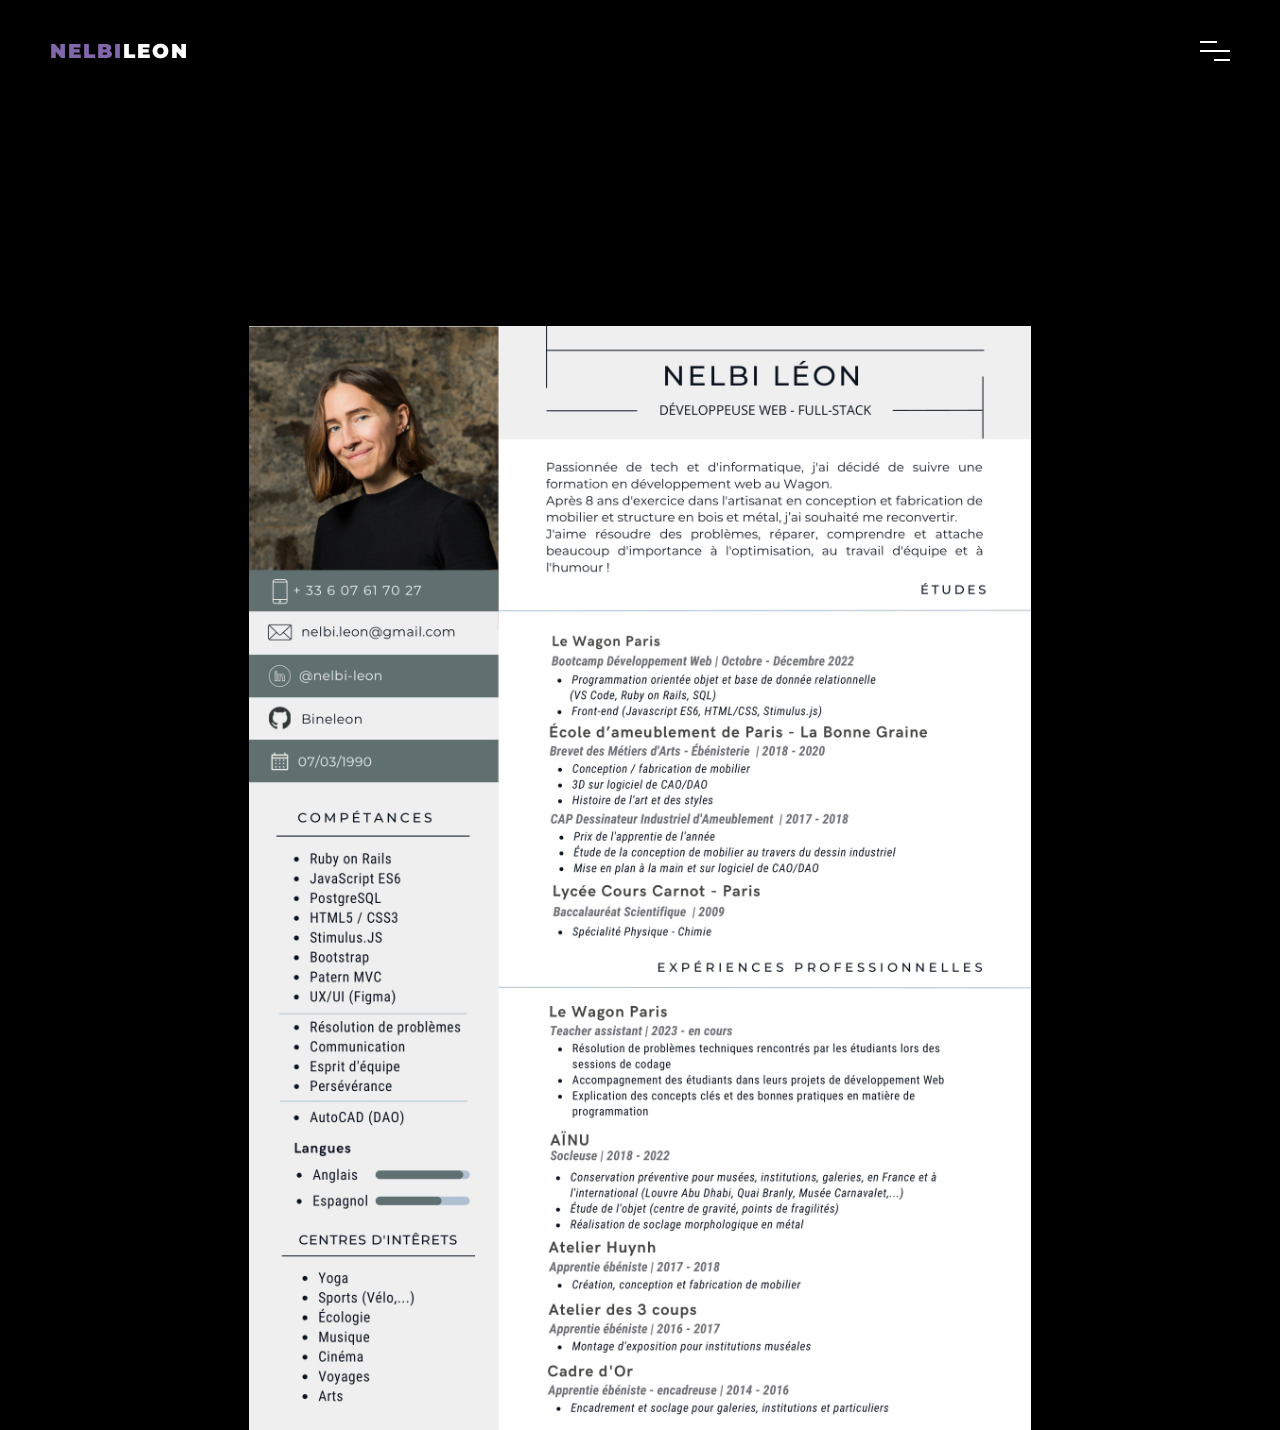
<file: srcs/requirements/bonus/static_site/src/resume.html>
<!DOCTYPE html>
<html lang="en">
  <head>
    <meta charset="UTF-8">
    <meta name="viewport" content="width=device-width, initial-scale=1.0">
    <title>Nelbi Memory Game</title>
    <link rel="stylesheet" href="style.css">
    <link rel="stylesheet" href="resume.css">
    <link rel="stylesheet" href="navbar.css">
    <style>@import url('https://fonts.googleapis.com/css2?family=Montserrat:wght@300&display=swap');</style>
    <style>@import url('https://fonts.googleapis.com/css2?family=Montserrat:wght@600&display=swap');</style>
  </head>
  <body>

     <!-- Navbar -->
     <header id="navbar" class="cd-header">
      <div class="header-wrapper">
        <div class="logo-wrap">
          <a href="https://www.linkedin.com/in/nelbi-leon/" class="hover-target" target="_blank"><span>NELBI</span>LEON</a>

        </div>
        <div class="nav-but-wrap">
          <div class="menu-icon hover-target">
            <span class="menu-icon__line menu-icon__line-left"></span>
            <span class="menu-icon__line"></span>
            <span class="menu-icon__line menu-icon__line-right"></span>
          </div>
        </div>
      </div>
    </header>

    <div class="nav">
      <div class="nav__content">
        <ul class="nav__list">
          <li class="nav__list-item" data-nav="home"><a href="/index.html" class="hover-target">home</a></li>
          <li class="nav__list-item" data-nav="resume"><a href="/resume.html" class="hover-target">CV</a></li>
          <li class="nav__list-item" data-nav="contact"><a href="/contact.html" class="hover-target">contact</a></li>
        </ul>
      </div>
    </div>


    <div class="section full-height-resume over-hide">
      <div class="switch-wrap">
        <h1>RESUME</h1>
        <p>Description à venir</p>
      </div>
    </div>

    <div class='cursor' id="cursor"></div>
    <div class='cursor2' id="cursor2"></div>
    <div class='cursor3' id="cursor3"></div>


    <div class="container-resume">
      <img class="resume" src="CV_Nelbi_Leon_Dev_FS.jpg">
    </div>

    <script src="navbar.js"></script>
  </body>
</html>
</file>
<file: srcs/requirements/bonus/static_site/src/style.css>
@import url('https://fonts.googleapis.com/css?family=Montserrat:100,100i,200,200i,300,300i,400,400i,500,500i,600,600i,700,700i,800,800i,900,900i');

/* Reset CSS */
* {
  margin: 0;
  padding: 0;
  box-sizing: border-box;
}

/* Global Styles */

.container {
  max-width: 1200px;
  margin: 40px auto;
  background-color: black;
  display: flex;
  flex-direction: column;
  align-items: center;
  padding: 0 15px;
}

.switch-wrap span {
  color: white;
  position: relative;
}

.switch-wrap span::after {
  content: "";
  position: absolute;
  bottom: 45%;
  left: -3px;
  right: 0;
  height: 4px;
  background-color: #8167a9;
  margin: auto;
  width: 104%;
}

p {
  font-family: 'Montserrat', sans-serif;
  color: black;
  font-size: 1.2rem;
  line-height: 1.5;
}

/* Grid */

#memory-game {
  display: grid;
  grid-template-columns: repeat(5, 1fr);
  grid-gap: 10px;
  width: 100%;
  max-width: 900px;
  margin: 0 auto;
  margin-top: 20px;
}

img {
  width: 100%;
  height: auto;
  object-fit: cover;
}


/* Cards */
.card-container {
  perspective: 1000px;
}

.card {
  position: relative;
  background-color: #ddd;
  border: 1px solid #ccc;
  cursor: pointer;
  transform-style: preserve-3d;
  transform-origin: center right;
  transition: transform 0.6s;
}

.card .inner {
  position: relative;
  width: 100%;
  height: 100%;
  transform-style: preserve-3d;
  transition: transform 0.5s;
}

.card .inner.is-flipped {
  transform: rotateY(360deg);
}

.card .inner img {
  position: absolute;
  width: 100%;
  height: 100%;
  backface-visibility: hidden;
}

.card.flip .inner {
  transform: rotateY(360deg);
}

/* Buttons */
.buttons {
  display: flex;
  flex-wrap: wrap;
  justify-content: center;
  margin: 4rem 0;
}

.buttons button {
  padding: 0.5rem 1rem;
  font-size: 1rem;
  border: 2px solid black;
  background-color: #fff;
  color: black;
  cursor: pointer;
  transition: 0.3s;
  margin: 20px;
  box-shadow:
  5px 6px 0 0 black,/* inner border */
  8px 9px 0px 0px white;
}

.buttons button:hover {
  background-color: white;
  color: black;
  box-shadow:
  0px 0px 0 0 black, /* inner border */
  0px 0px 0px 0px white;
  border: 4px, solid, white;
  transition: ease 0.3s;
}

/* Modal */

#modal.open {
  display: flex;
  opacity: 1;
}

/* Fond flou qui prend tout l'écran */
.modal {
  display: none;
  position: fixed;
  padding-top: 50px;
  padding-bottom: 50px;
  top: 0;
  left: 0;
  width: 100%;
  height: 125%;
  background-color: rgba(0, 0, 0, 0.9);
  justify-content: center;
  align-items: center;
  z-index: 9999;
  transform: translateY(-50px);
  transition: opacity 0.3s ease-in, transform 0.3s ease-in;
}


.modal-content {
  position: relative;
  background-color: white;
  width: 40%;
  height: auto;
  max-width: 500px;
  margin-top: 5rem;
  padding: 2rem;
  box-shadow:
  7px 8px 0 0 black, /* inner border */
  11px 12px 0px 0px white;
  display: flex;
  flex-direction: column;
  align-items: center;
  gap: 1rem;
  transition: ease-in 0.3s;
  padding-bottom: 4px;
  margin-bottom: 120px;
  margin-top: 50px;
}


/* Image */
#modal-img {
  width: 100%;
  height: auto;
  object-fit: cover;
  border: 2px solid black;
}

/* Titre et description */
#modal-title,
#modal-description,
#modal-description2 {
  text-align: center;
}

/* Titre */
#modal-title {
  font-size: 22px;
  font-weight: 600;
  margin-bottom: 1rem;
  border-bottom: 1px solid black;
  padding-bottom: 0;
}

/* Description */
#modal-description,
#modal-description2 {
  font-size: 14px;
  line-height: 1.4;
  text-align: center;
}

#modal-description {
  padding-bottom: 0;
}

#modal-description2 {
  padding-bottom: 50px;
}

.close-container {
  position: absolute;
  cursor: pointer;
  bottom: 12px;
  font-size: 12px;
  font-weight: 500;
  text-decoration: underline;
  padding-bottom: 10px;
}
</file>
<file: srcs/requirements/bonus/static_site/src/resume.css>
.container-resume {
  display: flex;
  justify-content: center;
  align-items: center; /* Center the img vertically */
  height: 100vh; /* Make the container fill the viewport height */
  padding: 1rem; /* Add some padding around the img */
  margin-top: 300px;
  margin-bottom: 50px;
}

.resume {
  width: 90%; /* Adjust the width percentage to your preference */
  height: calc(90% * 1.4142); /* A4 aspect ratio (1.4142), adjust the percentage according to the width */
  min-height: 600px; /* Set a minimum height for the img */
  object-fit: contain; /* Make the img fit inside its container while maintaining its aspect ratio */
}

.resume img {
  box-shadow:
  7px 8px 0 0 black, /* inner border */
  11px 12px 0px 0px white;
}

.section {
  position: relative;
  width: 100%;
  display: block;
}

.over-hide {
  overflow: hidden;
}

.full-height {
  height: 100vh;
}
</file>
<file: srcs/requirements/bonus/static_site/src/navbar.css>
body{
	font-family: 'Montserrat', sans-serif;
	font-weight: 300;
	font-size: 15px;
	line-height: 1.7;
	color: black;
	background-color: black;
	overflow-x: hidden;
	-webkit-transition: all 300ms linear;
	transition: all 300ms linear;
}
a {
	cursor: pointer;
}
a:hover {
	text-decoration: none;
}



/* #Cursor
================================================== */

.cursor,
.cursor2,
.cursor3{
	position: fixed;
	border-radius: 50%;
	transform: translateX(-50%) translateY(-50%);
	pointer-events: none;
	left: -100px;
	top: 50%;
	mix-blend-mode: difference;
	-webkit-transition: all 300ms linear;
	transition: all 300ms linear;
}
.cursor{
	background-color: #fff;
	height: 0;
	width: 0;
	z-index: 99999;
}
.cursor2,.cursor3{
	height: 36px;
	width: 36px;
	z-index:99998;
	-webkit-transition:all 0.3s ease-out;
	transition:all 0.3s ease-out
}
.cursor2.hover,
.cursor3.hover{
	-webkit-transform:scale(2) translateX(-25%) translateY(-25%);
	transform:scale(2) translateX(-25%) translateY(-25%);
	border:none
}
.cursor2{
	border: 2px solid #fff;
	box-shadow: 0 0 22px rgba(255, 255, 255, 0.6);
}
.cursor2.hover{
	background: rgba(255,255,255,1);
	box-shadow: 0 0 12px rgba(255, 255, 255, 0.2);
}

@media screen and (max-width: 1200px){
	.cursor,.cursor2,.cursor3{
		display: none
	}
}

/* #Primary style
================================================== */
.section {
  display: flex;
  align-items: center;
  justify-content: center;
  margin-top: 10%;
}

.over-hide{
	overflow: hidden;
}
.full-height {
	height: 70vh;
}

/* #Navigation
================================================== */

.cd-header{
  position: fixed;
	width:100%;
	top:0;
	left:0;
	z-index:1000;
  background-color: black;
}
.header-wrapper{
    position: relative;
	width: calc(100% - 100px);
	margin-left: 50px;
}
.logo-wrap {
	position: absolute;
	display:block;
	left:0;
	top: 40px;
	cursor: pointer;
}
.logo-wrap a {
  text-decoration: none;
	cursor: pointer;
	font-family: 'Montserrat', sans-serif;
	font-weight: 900;
	font-size: 20px;
	line-height: 20px;
	text-transform: uppercase;
	letter-spacing: 2px;
	color: #fff;
	transition : all 0.3s ease-out;
}
.logo-wrap a span{
	color: #8167a9;
}
.logo-wrap a:hover {
	opacity: 0.9;
}
.nav-but-wrap{
	position: relative;
	display: inline-block;
	float: right;
	padding-left: 15px;
	padding-top: 15px;
	margin-top: 26px;
	transition : all 0.3s ease-out;
}
.menu-icon {
	height: 30px;
	width: 30px;
	position: relative;
	z-index: 2;
	cursor: pointer;
	display: block;
}
.menu-icon__line {
	height: 2px;
	width: 30px;
	display: block;
	background-color: #fff;
	margin-bottom: 7px;
	cursor: pointer;
	-webkit-transition: background-color .5s ease, -webkit-transform .2s ease;
	transition: background-color .5s ease, -webkit-transform .2s ease;
	transition: transform .2s ease, background-color .5s ease;
	transition: transform .2s ease, background-color .5s ease, -webkit-transform .2s ease;
}
.menu-icon__line-left {
	width: 16.5px;
	-webkit-transition: all 200ms linear;
	transition: all 200ms linear;
}
.menu-icon__line-right {
	width: 16.5px;
	float: right;
	-webkit-transition: all 200ms linear;
	-moz-transition: all 200ms linear;
	-o-transition: all 200ms linear;
	-ms-transition: all 200ms linear;
	transition: all 200ms linear;
}
.menu-icon:hover .menu-icon__line-left,
.menu-icon:hover .menu-icon__line-right {
	width: 30px;
}
.nav {
	position: fixed;
	z-index: 98;
}
.nav:before, .nav:after {
	content: "";
	position: fixed;
	width: 100vw;
	height: 100vh;
	background: rgba(20, 21, 26,0.6);
	border-bottom-left-radius: 200%;
	z-index: -1;
	-webkit-transition: -webkit-transform cubic-bezier(0.77, 0, 0.175, 1) 0.6s, border-radius linear 0.8s;
	transition: -webkit-transform cubic-bezier(0.77, 0, 0.175, 1) 0.6s, border-radius linear 0.8s;
	transition: transform cubic-bezier(0.77, 0, 0.175, 1) 0.6s, border-radius linear 0.8s;
	transition: transform cubic-bezier(0.77, 0, 0.175, 1) 0.6s, -webkit-transform cubic-bezier(0.77, 0, 0.175, 1) 0.6s, border-radius linear 0.8s;
	-webkit-transform: translateX(100%) translateY(-100%);
          transform: translateX(100%) translateY(-100%);
}
.nav:after {
	background: rgba(9,9,12,1);
	-webkit-transition-delay: 0s;
          transition-delay: 0s;
}
.nav:before {
	-webkit-transition-delay: .2s;
          transition-delay: .2s;
}
.nav__content {
	position: fixed;
	visibility: hidden;
	top: 50%;
	margin-top: 20px;
	-webkit-transform: translate(0%, -50%);
          transform: translate(0%, -50%);
	width: 100%;
	text-align: center;
}
.nav__list {
	position: relative;
	padding: 0;
	margin: 0;
	z-index: 2;
}
.nav__list-item {
	position: relative;
	display: block;
	-webkit-transition-delay: 0.8s;
          transition-delay: 0.8s;
	opacity: 0;
	text-align: center;
	color: #fff;
	overflow: hidden;
	font-family: 'Montserrat', sans-serif;
	font-size: 8vh;
	font-weight: 900;
	line-height: 1.15;
	letter-spacing: 3px;
	-webkit-transform: translate(100px, 0%);
          transform: translate(100px, 0%);
	-webkit-transition: opacity .2s ease, -webkit-transform .3s ease;
	transition: opacity .2s ease, -webkit-transform .3s ease;
	transition: opacity .2s ease, transform .3s ease;
	transition: opacity .2s ease, transform .3s ease, -webkit-transform .3s ease;
	margin-top: 0;
	margin-bottom: 0;
}
.nav__list-item a{
	position: relative;
	text-decoration: none;
	color: rgba(255,255,255,0.6);
	overflow: hidden;
	cursor: pointer;
	padding-left: 5px;
	padding-right: 5px;
	font-weight: 900;
	z-index: 2;
	display: inline-block;
	text-transform: uppercase;
  -webkit-transition: all 200ms linear;
  transition: all 200ms linear;
}
.nav__list-item a:after{
	position: absolute;
	content: '';
	top: 50%;
	margin-top: -2px;
	left: 50%;
	width: 0;
	height: 0;
	opacity: 0;
	background-color: #8167a9;
	z-index: 1;
  -webkit-transition: all 200ms linear;
  transition: all 200ms linear;
}
.nav__list-item a:hover:after{
	height: 4px;
	opacity: 1;
	left: 0;
	width: 100%;
}
.nav__list-item a:hover{
	color: rgba(255,255,255,1);
}
.nav__list-item.active-nav a{
	color: rgba(255,255,255,1);
}
.nav__list-item.active-nav a:after{
	height: 4px;
	opacity: 1;
	left: 0;
	width: 100%;
}
body.nav-active .nav__content {
	visibility: visible;
}
body.nav-active .menu-icon__line {
	background-color: #fff;
	-webkit-transform: translate(0px, 0px) rotate(-45deg);
          transform: translate(0px, 0px) rotate(-45deg);
}
body.nav-active .menu-icon__line-left {
	width: 15px;
	-webkit-transform: translate(2px, 4px) rotate(45deg);
          transform: translate(2px, 4px) rotate(45deg);
}
body.nav-active .menu-icon__line-right {
	width: 15px;
	float: right;
	-webkit-transform: translate(-3px, -3.5px) rotate(45deg);
          transform: translate(-3px, -3.5px) rotate(45deg);
}
body.nav-active .menu-icon:hover .menu-icon__line-left,
body.nav-active .menu-icon:hover .menu-icon__line-right {
	width: 15px;
}
body.nav-active .nav {
	visibility: visible;
}
body.nav-active .nav:before, body.nav-active .nav:after {
	-webkit-transform: translateX(0%) translateY(0%);
          transform: translateX(0%) translateY(0%);
	border-radius: 0;
}
body.nav-active .nav:after {
	-webkit-transition-delay: .1s;
          transition-delay: .1s;
}
body.nav-active .nav:before {
	-webkit-transition-delay: 0s;
          transition-delay: 0s;
}
body.nav-active .nav__list-item {
	opacity: 1;
	-webkit-transform: translateX(0%);
          transform: translateX(0%);
	-webkit-transition: opacity .3s ease, color .3s ease, -webkit-transform .3s ease;
	transition: opacity .3s ease, color .3s ease, -webkit-transform .3s ease;
	transition: opacity .3s ease, transform .3s ease, color .3s ease;
	transition: opacity .3s ease, transform .3s ease, color .3s ease, -webkit-transform .3s ease;
}
body.nav-active .nav__list-item:nth-child(0) {
	-webkit-transition-delay: 0.7s;
          transition-delay: 0.7s;
}
body.nav-active .nav__list-item:nth-child(1) {
	-webkit-transition-delay: 0.8s;
          transition-delay: 0.8s;
}
body.nav-active .nav__list-item:nth-child(2) {
	-webkit-transition-delay: 0.9s;
          transition-delay: 0.9s;
}
body.nav-active .nav__list-item:nth-child(3) {
	-webkit-transition-delay: 1s;
          transition-delay: 1s;
}
body.nav-active .nav__list-item:nth-child(4) {
	-webkit-transition-delay: 1.1s;
          transition-delay: 1.1s;
}
body.nav-active .nav__list-item:nth-child(5) {
	-webkit-transition-delay: 1.2s;
          transition-delay: 1.2s;
}
body.nav-active .nav__list-item:nth-child(6) {
	-webkit-transition-delay: 1.3s;
          transition-delay: 1.3s;
}
body.nav-active .nav__list-item:nth-child(7) {
	-webkit-transition-delay: 1.4s;
          transition-delay: 1.4s;
}
body.nav-active .nav__list-item:nth-child(8) {
	-webkit-transition-delay: 1.5s;
          transition-delay: 1.5s;
}
body.nav-active .nav__list-item:nth-child(9) {
	-webkit-transition-delay: 1.6s;
          transition-delay: 1.6s;
}
body.nav-active .nav__list-item:nth-child(10) {
	-webkit-transition-delay: 1.7s;
          transition-delay: 1.7s;
}

a {
  text-decoration: none;
}

.switch-wrap {
	position: absolute;
  bottom: 20%;
	left: 0;
	z-index: 10;
  transform: translateY(-50%);
	width: 100%;
	-webkit-transition: all 500ms linear;
	transition: all 500ms linear;
	margin: 0 auto;
	text-align: center;
}

.switch-wrap h1 {
	font-weight: 900;
	font-size: 46px;
	line-height: 1;
	color: #8167a9;
	text-align: center;
	text-transform: uppercase;
  text-shadow:  0 1px 0px white,
                1px 0 0px white;
	margin-bottom: 40px;
	-webkit-transition: all 300ms linear;
	transition: all 300ms linear;
}

.switch-wrap h1:hover {
  color: #fff;
  text-decoration: line-through #8167a9 5px;
}

@media screen and (max-width: 580px){
  .switch-wrap h1 {
    font-size: 32px;
  }
}
.switch-wrap p {
  background-color: white;
  font-weight: 600;
  font-size: 16px;
  letter-spacing: 1px;
  line-height: 1;
  color: black;
  text-align: justify;
  margin-top: 15px;
  margin-left: 14%;
  margin-right: 14%;
  padding: 30px;
  padding-left: 50px;
  padding-right: 50px;
  box-shadow: 5px 6px 0 0 black, 8px 9px 0px 0px white;
}
.switch-wrap p span {
	position: relative;
}
.switch-wrap p span:before {
	position: absolute;
	content: '';
	width: 100%;
	height: 2px;
	background-color: #fff;
	left: 0;
	bottom: -4px;
	-webkit-transition: all 300ms linear;
	transition: all 300ms linear;
}
.switch-wrap p span:nth-child(2):before {
	opacity: 0;
}
#switch,
#circle {
	cursor: pointer;
	-webkit-transition: all 300ms linear;
	transition: all 300ms linear;
}
#switch {
	width: 60px;
	height: 8px;
	margin: 0 auto;
	text-align: center;
	border: 2px solid #000;
	border-radius: 27px;
	background: #8167a9;
	position: relative;
	display: inline-block;
}
#circle {
	position: absolute;
	top: -11px;
	left: -13px;
	width: 26px;
	height: 26px;
	border-radius: 50%;
	box-shadow: 0 4px 4px rgba(26,53,71,0.25), 0 0 0 1px rgba(26,53,71,0.07);
	background: #fff;
}
.switched {
	border-color: #8167a9 !important;
	background: #000 !important;
}
.switched #circle {
	left: 43px;
	background: #000;
}

.vertical-stack {
  display: flex;
  flex-direction: column;
  justify-content: center;
  align-items: center;
  gap: 20px;
}
</file>
